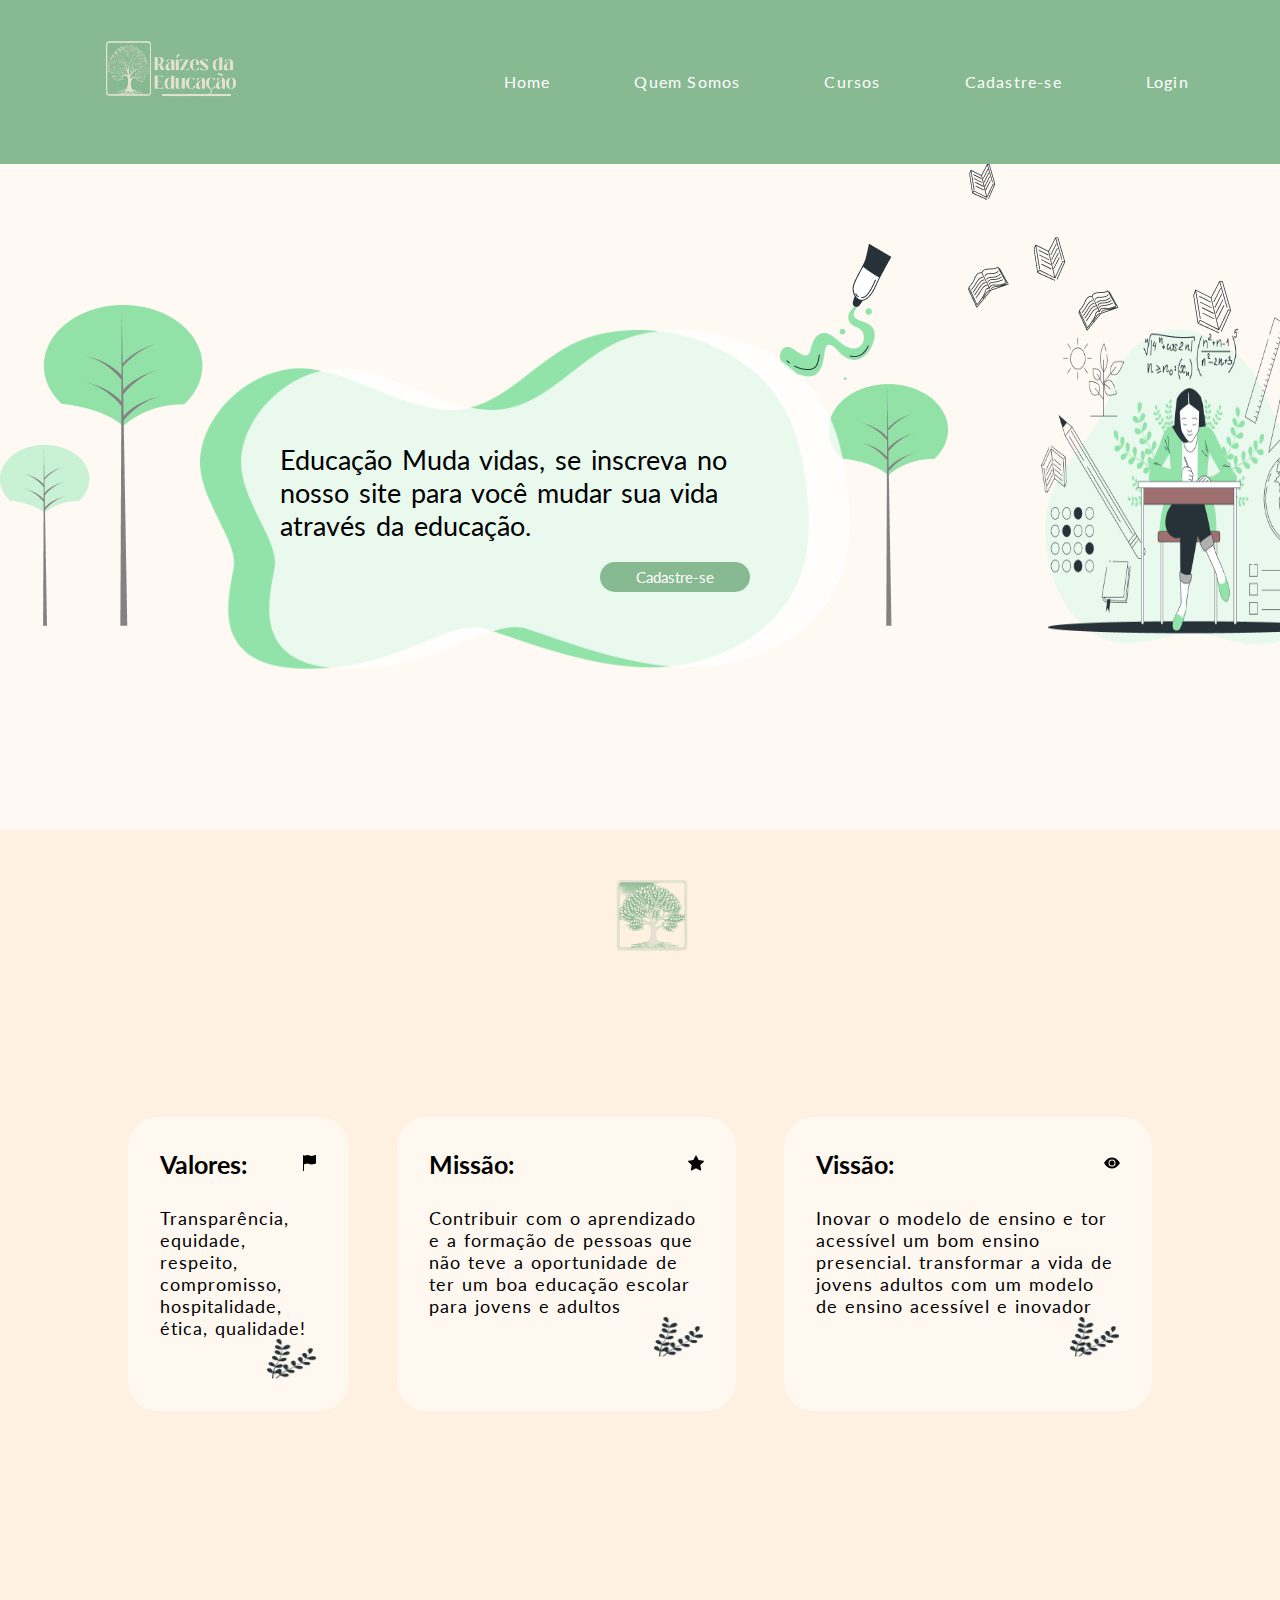
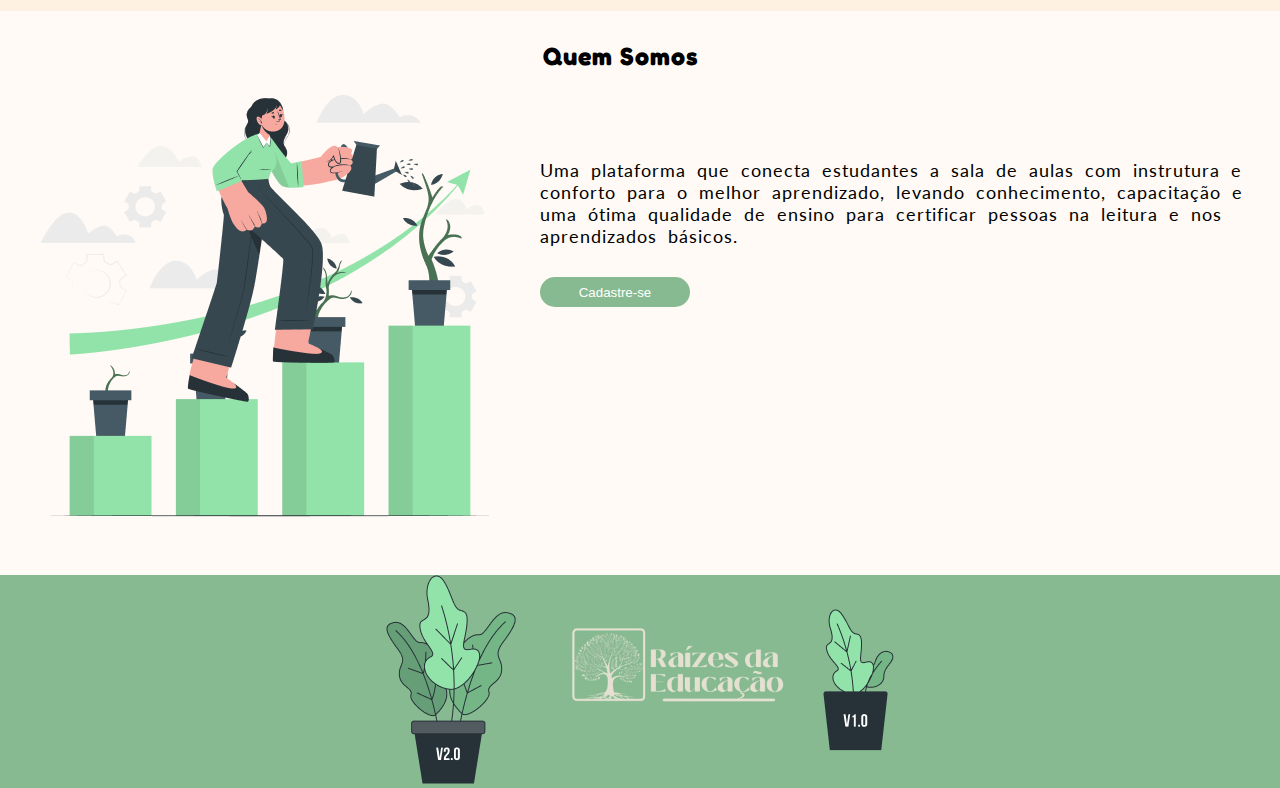
<file: index.html>
<!DOCTYPE html>
<html lang="pt-br">
<head>
    <meta charset="UTF-8">
    <meta name="viewport" content="width=device-width, initial-scale=1.0">
    <title>Raízes da Educação</title>
    <link rel="icon" href="img/logo.png">
    <link rel="stylesheet" href="css/style.css">
</head>
<body>
    <header class="superfície">
        <div class="interface">
            <div class="logo">
               <a href=""> <img src="img/logo.png" alt="Logo da Raízes da Educação"></a>
            </div>

            <nav class="menu-desktop">
                <ul>
                    <a href="#">Home</a>
                    <a href="#">Quem Somos</a>
                    <a href="#">Cursos</a>
                    <a href="#">Cadastre-se</a>
                    <a href="#"> Login</a>
                </ul>
            </nav>



        </div><!--interface-->

    </header>
    <main>
        <section class="topo-do-site">
            <div class="interface">
                <div class="flex">

                    <div class="txt-topo-site">
                        <div class="pincel">
                            <img src="img/pincelhome.png" alt="">
                        </div>

                        <div class="arvores">
                            <img src="img/arvores.png" alt="">
                        </div>
                        <div class="letreirohome">
                            <img src="img/efeitoletreiro.png" alt="">
                            <p>Educação Muda vidas, se inscreva no nosso site para você mudar sua vida através da educação.</p>
                            <button><a href="">Cadastre-se</a></button>
                        </div>
                    </div>
                    <div class="detalhe">
                        <img src="img/detalhehome1.png" alt="">
                    </div>

                    <div class="img-topo-site">
                        <img src="img/home.png" alt="">
                    </div>

                </div><!--flex-->
            </div><!--interface-->
        </section>

        <section class="missao-visao-valores">
            <div class="interface">
                <img class="logo1" src="img/LogoSessaoMissaoValores.png" alt="">
            
            <div class="flex">

                <div class="box">

                <div class="card1">
                    <h2>Valores: </h2>
                    <i> <img src="img/flag-fill.svg" alt=""></i>
                    <p>Transparência, equidade, respeito, compromisso, hospitalidade, ética, qualidade!</p>
                    <img class="detalhe" src="img/iconcard.png" alt="">
                    
                </div>
                <div class="card1">
                    <h2>Missão: </h2>
                    <i> <img src="img/star-fill.svg" alt=""></i>
                    <p>Contribuir com o aprendizado e a formação de pessoas que não teve a oportunidade de ter um boa educação escolar para jovens e adultos </p>
                    <img class="detalhe" src="img/iconcard.png" alt="">
                </div>
                <div class="card1">
                    <h2>Vissão: </h2>
                    <i> <img src="img/eye-fill.svg" alt=""></i>
                    <p>Inovar o modelo de ensino e tor acessível um bom ensino presencial. transformar a vida de jovens adultos com um modelo de ensino acessível e inovador </p>
                    <img class="detalhe" src="img/iconcard.png" alt="">
                </div>
            </div>
            </div><!--flex-->
        </div><!--interface-->

        </section>

        <section class="quemSomos">
            <div class="interface">
                <h2>Quem Somos</h2>
                <div class="flex">

                    <div class="imgQuemSomos">
                        <img src="img/imgquemsomos.png" alt="">
                    </div>
                    <div class="txt-quem-somos">
                        <p>Uma plataforma que conecta estudantes a sala de aulas com instrutura e conforto para o melhor aprendizado, levando conhecimento, capacitação e uma ótima qualidade de ensino para certificar pessoas na leitura e nos aprendizados básicos. </p>
                        <button><a href=""></a>Cadastre-se</button>
                    </div>



                </div><!--flex-->

            </div><!--interface-->

        </section>



    </main>

    <footer>
        <div class="interface">

        <div class="flex">
        <div> <img src="img/plantinhafooter.png" alt=""></div>
        <div class="logo-footer"> <img src="img/logo.png" alt=""></div>
        <div> <img src="img/platinhafooter.png" alt=""></div>
    </div><!--flex-->
</div><!--interface-->


    </footer>
    



</body>
</html>
</file>
<file: css/style.css>
@import url('https://fonts.googleapis.com/css2?family=Lato');
@import url('https://fonts.googleapis.com/css2?family=Fredoka:wght@300..700&display=swap');

*{
    padding: 0;
    margin: 0;
    box-sizing: border-box;
}
:root{

    --Menu-color: #87BA91;
    --Home-color: #FFF9F3;
    --sessao-missao-color:#FFF1E2;
    --quem-somos-color:#FFFAF5;
    --footer-color:#87BA91;


--fonte-de-texto: Lato;
--fonte-de-titulo: Fredoka;

}
html {
    scroll-behavior: smooth;
}

body{
    height:100vh;
}
.interface{
    max-width: 1280px;
    margin: 0 auto;

}

.flex{
    display: flex;

}
h2.titulo{
    color: black;
    font-size: 40px;
    text-align:center;
    font-family: var(--fonte-de-titulo);
    letter-spacing: 1px;

}

header{
    padding: 5px 4%;
    background: var(--Menu-color);

}
header > .interface{
    display: flex;
    align-items: center;
    justify-content: space-between;

}
.logo img{
    width: 150px;
    height: 150px;
}
header a{
    color: white;
    text-decoration: none;
    font-family: var(--fonte-de-texto);
    display: inline-block;
    transition: .2s;
    letter-spacing:1.2px;
    padding: 0 40px;

}
.menu-desktop a:hover{
    color: #FFF1E2;
    transform: scale(1.05);

}
.logo a:hover{
    transform: scale(1.05);
}
section.topo-do-site{
    background: var(--Home-color);
    
}

section.topo-do-site .flex{
    gap: 20px;
}
.img-topo-site img{
    width: 350px;
    height: 340px;
    z-index: 99999;
    position: relative;
    bottom: -150px;
    right: 240px;
}
.letreirohome img{
    width: 650px;
    z-index: 99999;
    position: relative;
    top: -300px;
    left: 200px;

}
.letreirohome p{
    font-size: 27px;
    font-family: var(--fonte-de-texto);
    word-spacing: 3px;
    position: relative;
    top:-530px ;
    z-index: 99999;
    width: 480px;
    left: 280px;
}

.letreirohome button{
    position: relative;
    top: -510px;
    z-index: 99999;
    left: 600px;
    width: 150px;
    height: 30px;
    background-color: var(--Menu-color);
    border: none;
    border-radius: 30px;
}

.letreirohome button a{
    text-decoration: none;
    font-family: lato;
    color: white;
    font-size: 15px;

}
.letreirohome button:hover{
    transform: scale(1.2);
    transition: 0.5s;
    background-color:#729c7a;
}
.letreirohome{
    height: 200px;

}
.pincel{
    position: relative;
    top: 80px;
    left: 780px;
}
.missao-visao-valores{
    background-color: var(--sessao-missao-color);
    padding: 200px 10%;
}


 .missao-visao-valores .interface .logo1{
    align-items: center;
    justify-content: center;
    display: flex;
    margin: 0 auto;
    position: relative;
    bottom: 160px;
    
    

}
.box{
    display: flex;
    gap: 3rem;
}

.card1{
    display: flex;

    flex-direction: column;
    background-color: #ffffff88;
    gap: rem;
    border: 2px ;
    border-radius: 30px;
    padding: 2rem;
}
.card1 h2{
    font-size: 25px;
    font-family: var(--fonte-de-texto);
}

.card1 p{
    font-size: 18px;
    font-family: var(--fonte-de-texto);
    word-spacing: 1px;
    letter-spacing: 1px;

}

.card1 .detalhe{
    margin-left: auto;
    height: 40px;
    width: 50px;
    
  
}
.card1 i{
    font-size: 25px;
    margin-left: auto;
    position: relative;
    bottom: 30px;
}
.quemSomos{
    background-color: var(--quem-somos-color);

}
.quemSomos h2{
    position: relative;
    font-size: 25px;
    font-family: var(--fonte-de-titulo);
    letter-spacing: 1px;
    text-align: center;
    top: 30px;
    right: 20px;

}

.quemSomos p{
    font-size: 18px;
    font-family: var(--fonte-de-texto);
    word-spacing: 5px;
    letter-spacing: 1px;
    
}
.txt-quem-somos{
    margin-bottom: 150px;
    align-content: center;
}

.txt-quem-somos button{
    
    margin-top: 30px;
    color: white;
    width: 150px;
    height: 30px;
    background-color: var(--Menu-color);
    border: none;
    border-radius: 30px;
    
}
.txt-quem-somos button:hover{
    
    transform: scale(1.2);
    transition: 0.5s;
    background-color:#729c7a;

    }

footer{
    background-color: var(--footer-color);

}
.logo-footer img{
    height: 200px;

}
footer .flex{
    display: flex;
    justify-content: center;
    align-items: center;
    gap: 2rem;
}
</file>
